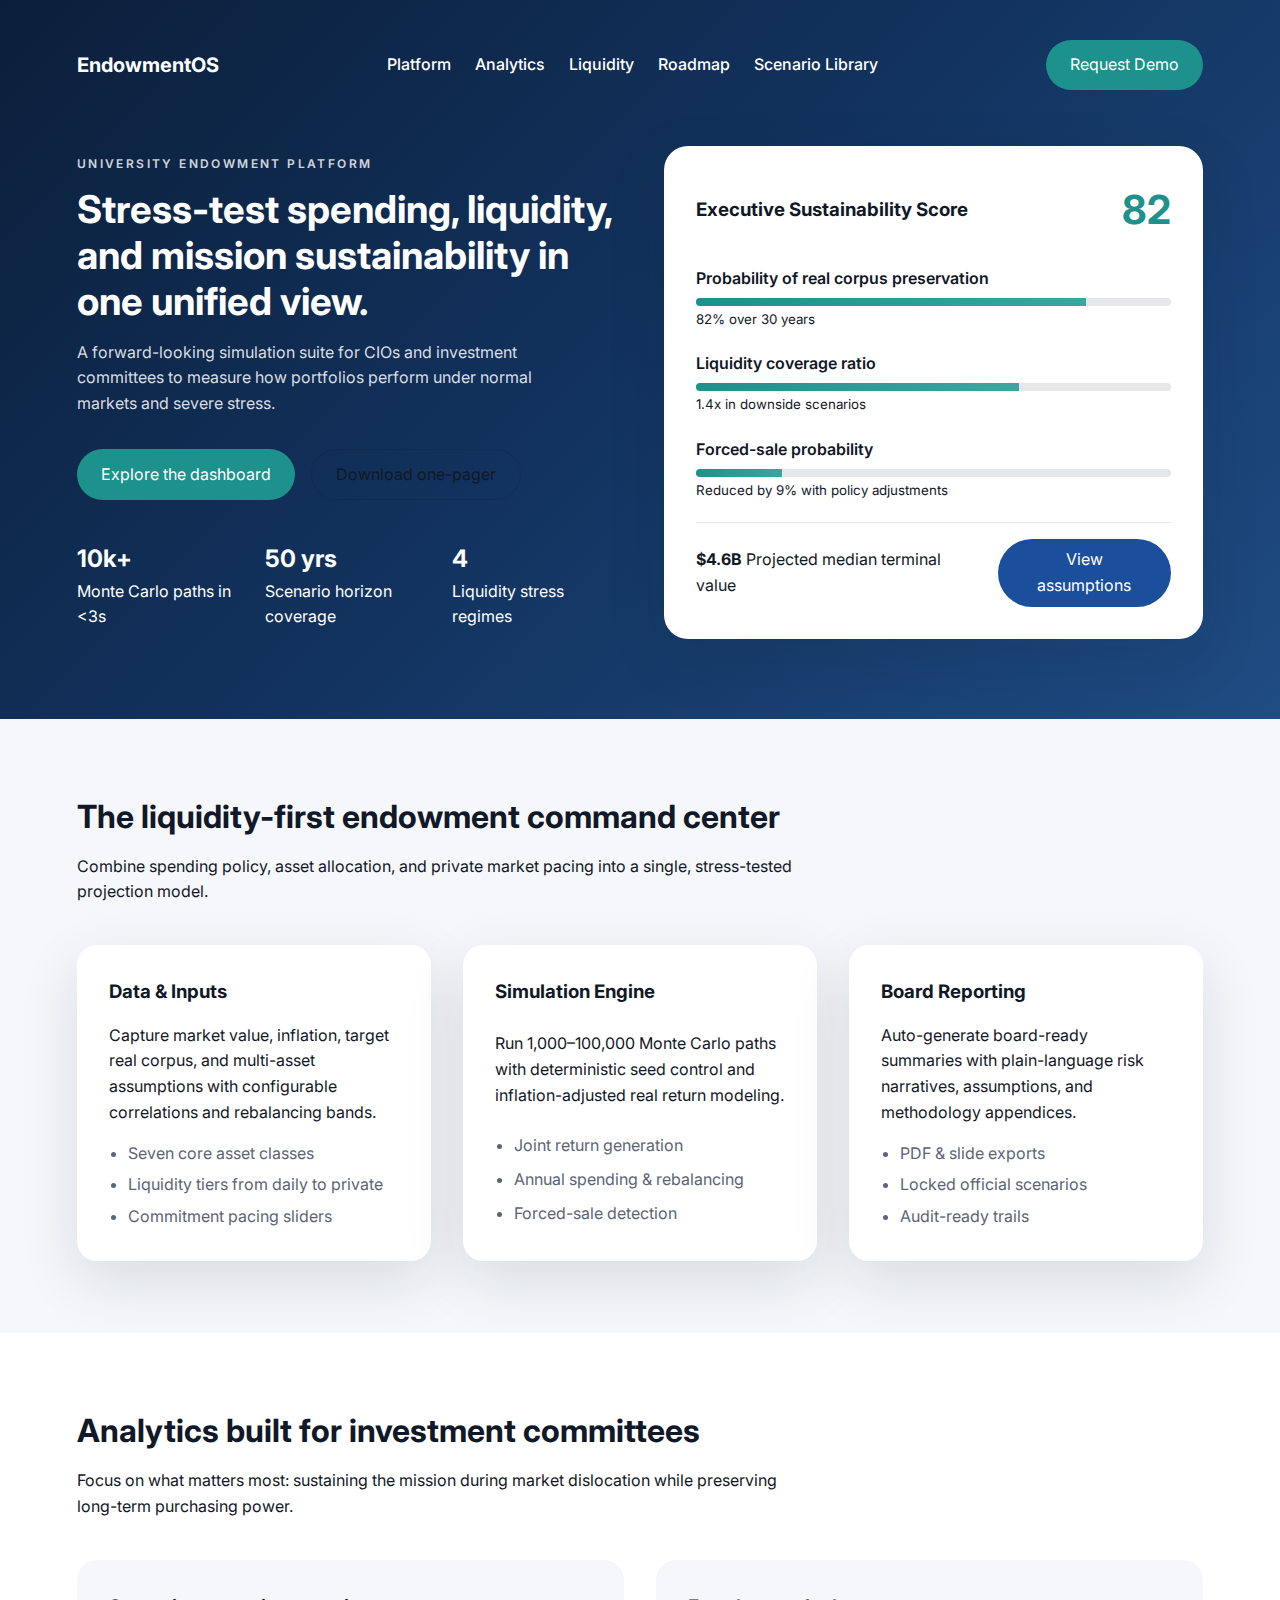
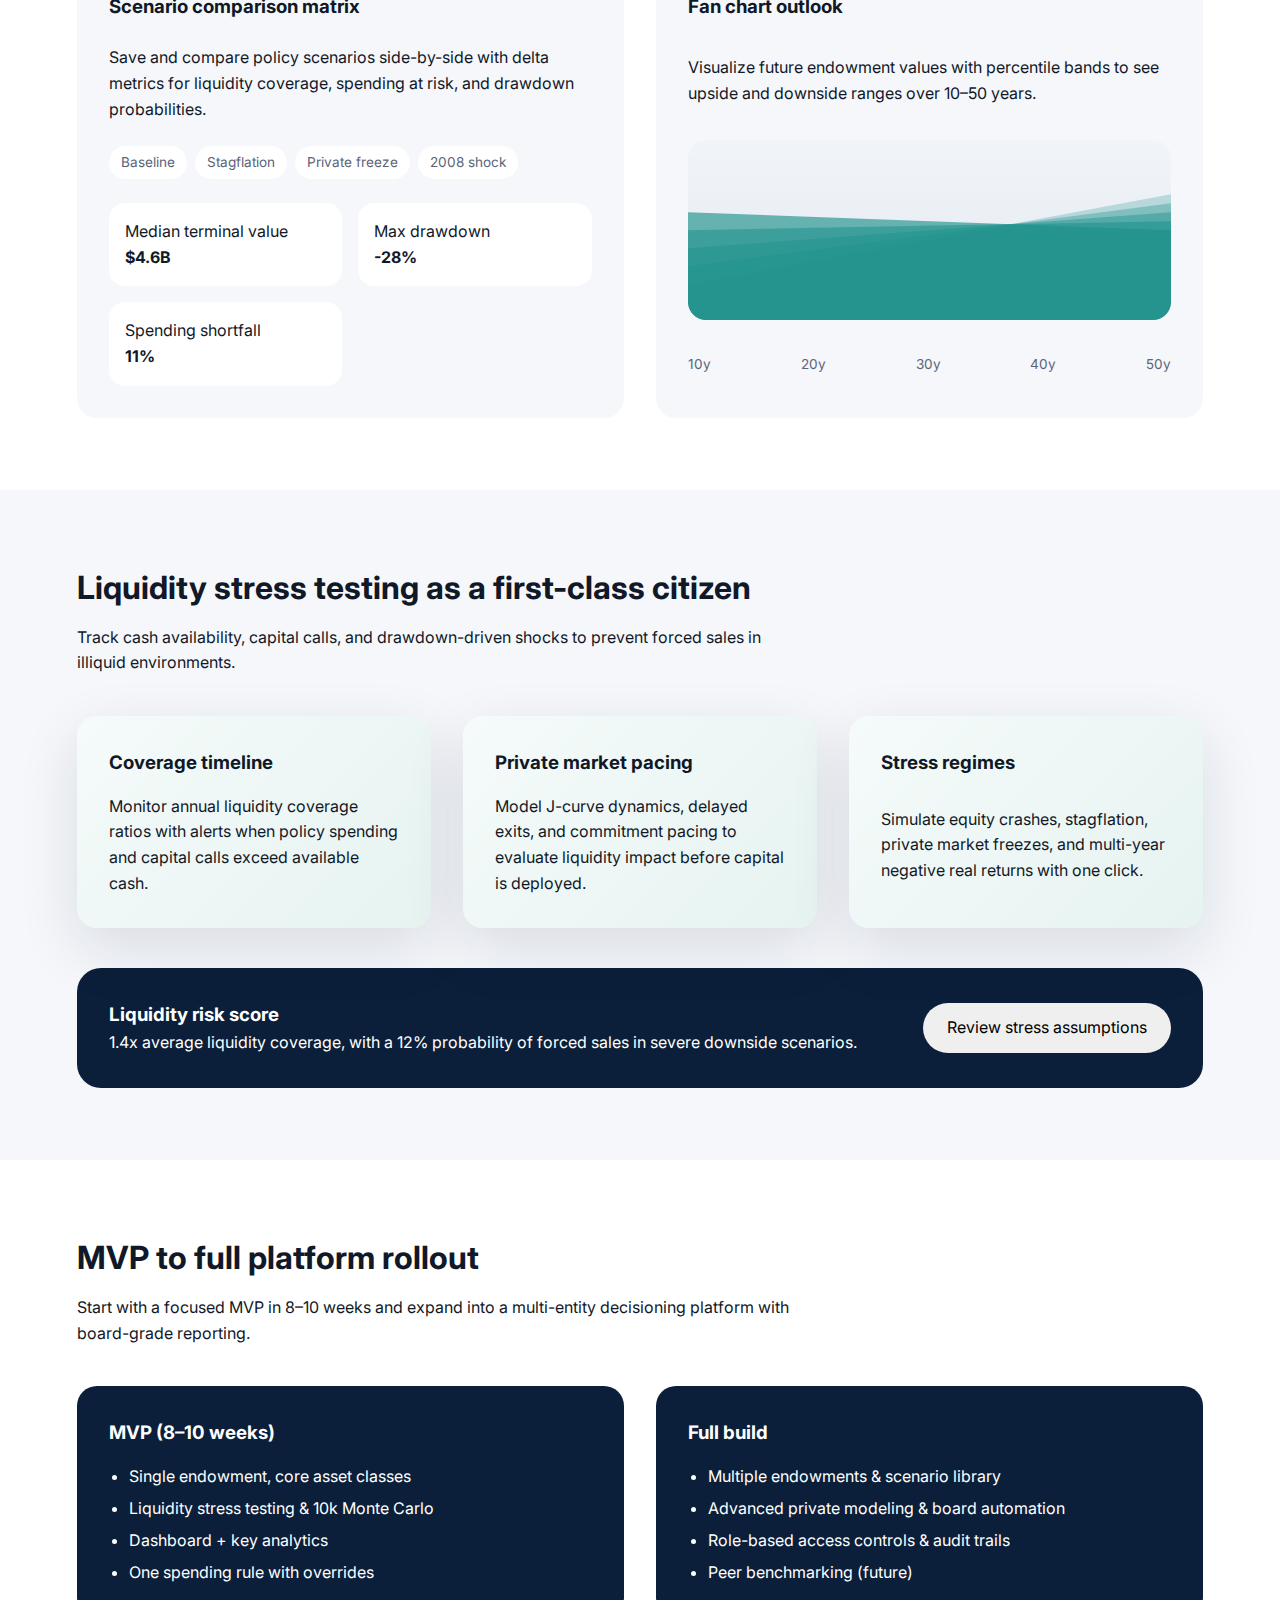
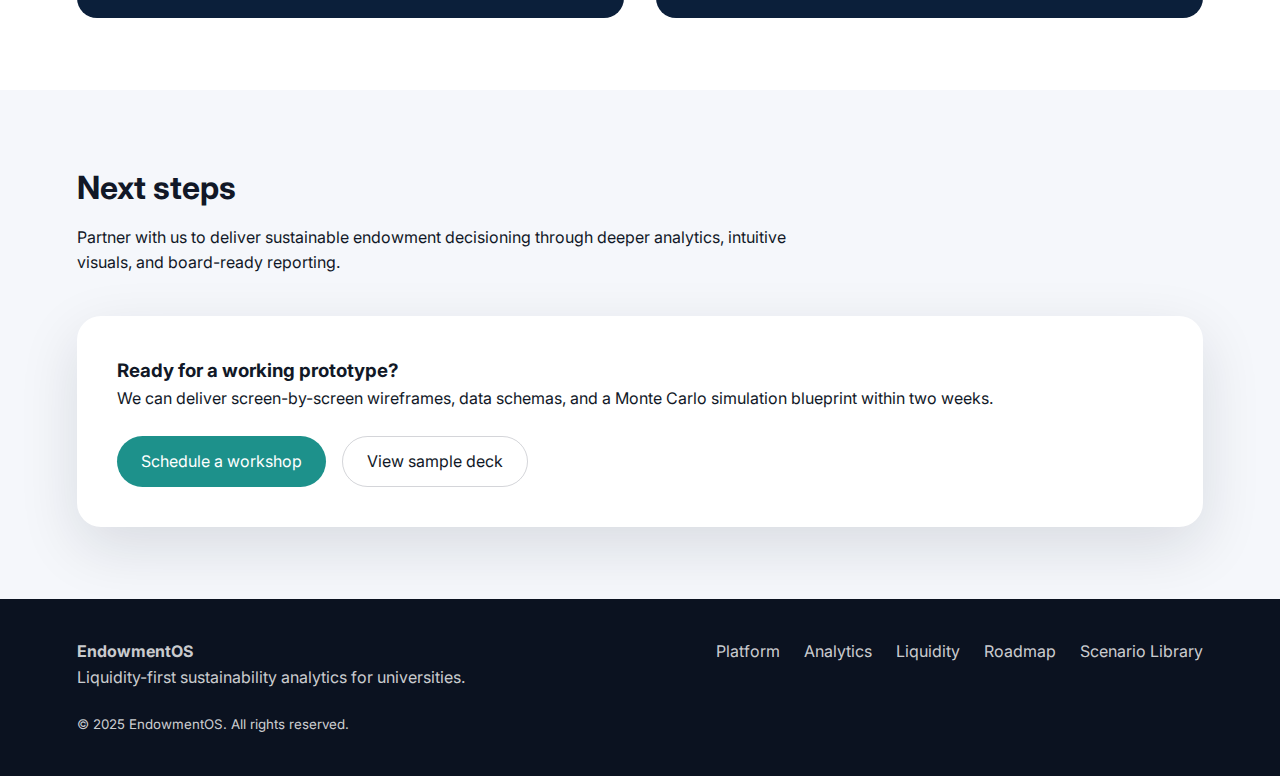
<file: index.html>
<!doctype html>
<html lang="en">
  <head>
    <meta charset="UTF-8" />
    <meta name="viewport" content="width=device-width, initial-scale=1" />
    <title>Endowment Sustainability & Liquidity Platform</title>
    <link rel="stylesheet" href="styles.css" />
    <link rel="preconnect" href="https://fonts.googleapis.com" />
    <link rel="preconnect" href="https://fonts.gstatic.com" crossorigin />
    <link
      href="https://fonts.googleapis.com/css2?family=Inter:wght@300;400;500;600;700&display=swap"
      rel="stylesheet"
    />
  </head>
  <body>
    <header class="site-header">
      <nav class="nav">
        <div class="logo">EndowmentOS</div>
        <div class="nav-links">
          <a href="#platform">Platform</a>
          <a href="#analytics">Analytics</a>
          <a href="#liquidity">Liquidity</a>
          <a href="#roadmap">Roadmap</a>
          <a href="scenario-library.html">Scenario Library</a>
        </div>
        <button class="nav-cta">Request Demo</button>
      </nav>
      <section class="hero">
        <div class="hero-content">
          <p class="eyebrow">University Endowment Platform</p>
          <h1>
            Stress-test spending, liquidity, and mission sustainability in one
            unified view.
          </h1>
          <p class="subhead">
            A forward-looking simulation suite for CIOs and investment committees
            to measure how portfolios perform under normal markets and severe
            stress.
          </p>
          <div class="hero-actions">
            <button class="primary">Explore the dashboard</button>
            <button class="secondary">Download one-pager</button>
          </div>
          <div class="hero-stats">
            <div>
              <span>10k+</span>
              <p>Monte Carlo paths in &lt;3s</p>
            </div>
            <div>
              <span>50 yrs</span>
              <p>Scenario horizon coverage</p>
            </div>
            <div>
              <span>4</span>
              <p>Liquidity stress regimes</p>
            </div>
          </div>
        </div>
        <div class="hero-card">
          <div class="card-header">
            <h3>Executive Sustainability Score</h3>
            <span class="score">82</span>
          </div>
          <div class="card-body">
            <div class="metric">
              <p>Probability of real corpus preservation</p>
              <div class="bar">
                <span style="width: 82%"></span>
              </div>
              <small>82% over 30 years</small>
            </div>
            <div class="metric">
              <p>Liquidity coverage ratio</p>
              <div class="bar">
                <span style="width: 68%"></span>
              </div>
              <small>1.4x in downside scenarios</small>
            </div>
            <div class="metric">
              <p>Forced-sale probability</p>
              <div class="bar">
                <span style="width: 18%"></span>
              </div>
              <small>Reduced by 9% with policy adjustments</small>
            </div>
          </div>
          <div class="card-footer">
            <div>
              <strong>$4.6B</strong>
              <span>Projected median terminal value</span>
            </div>
            <button>View assumptions</button>
          </div>
        </div>
      </section>
    </header>

    <main>
      <section id="platform" class="section">
        <div class="section-header">
          <h2>The liquidity-first endowment command center</h2>
          <p>
            Combine spending policy, asset allocation, and private market pacing
            into a single, stress-tested projection model.
          </p>
        </div>
        <div class="grid three">
          <article class="feature-card">
            <h3>Data & Inputs</h3>
            <p>
              Capture market value, inflation, target real corpus, and
              multi-asset assumptions with configurable correlations and
              rebalancing bands.
            </p>
            <ul>
              <li>Seven core asset classes</li>
              <li>Liquidity tiers from daily to private</li>
              <li>Commitment pacing sliders</li>
            </ul>
          </article>
          <article class="feature-card">
            <h3>Simulation Engine</h3>
            <p>
              Run 1,000–100,000 Monte Carlo paths with deterministic seed control
              and inflation-adjusted real return modeling.
            </p>
            <ul>
              <li>Joint return generation</li>
              <li>Annual spending & rebalancing</li>
              <li>Forced-sale detection</li>
            </ul>
          </article>
          <article class="feature-card">
            <h3>Board Reporting</h3>
            <p>
              Auto-generate board-ready summaries with plain-language risk
              narratives, assumptions, and methodology appendices.
            </p>
            <ul>
              <li>PDF & slide exports</li>
              <li>Locked official scenarios</li>
              <li>Audit-ready trails</li>
            </ul>
          </article>
        </div>
      </section>

      <section id="analytics" class="section alt">
        <div class="section-header">
          <h2>Analytics built for investment committees</h2>
          <p>
            Focus on what matters most: sustaining the mission during market
            dislocation while preserving long-term purchasing power.
          </p>
        </div>
        <div class="grid two">
          <div class="panel">
            <h3>Scenario comparison matrix</h3>
            <p>
              Save and compare policy scenarios side-by-side with delta metrics
              for liquidity coverage, spending at risk, and drawdown
              probabilities.
            </p>
            <div class="tag-row">
              <span>Baseline</span>
              <span>Stagflation</span>
              <span>Private freeze</span>
              <span>2008 shock</span>
            </div>
            <div class="table">
              <div>
                <p>Median terminal value</p>
                <strong>$4.6B</strong>
              </div>
              <div>
                <p>Max drawdown</p>
                <strong>-28%</strong>
              </div>
              <div>
                <p>Spending shortfall</p>
                <strong>11%</strong>
              </div>
            </div>
          </div>
          <div class="panel">
            <h3>Fan chart outlook</h3>
            <p>
              Visualize future endowment values with percentile bands to see
              upside and downside ranges over 10–50 years.
            </p>
            <div class="fan-chart">
              <div class="band band-1"></div>
              <div class="band band-2"></div>
              <div class="band band-3"></div>
              <div class="band band-4"></div>
              <div class="band band-5"></div>
            </div>
            <div class="fan-labels">
              <span>10y</span>
              <span>20y</span>
              <span>30y</span>
              <span>40y</span>
              <span>50y</span>
            </div>
          </div>
        </div>
      </section>

      <section id="liquidity" class="section">
        <div class="section-header">
          <h2>Liquidity stress testing as a first-class citizen</h2>
          <p>
            Track cash availability, capital calls, and drawdown-driven shocks to
            prevent forced sales in illiquid environments.
          </p>
        </div>
        <div class="grid three">
          <article class="feature-card accent">
            <h3>Coverage timeline</h3>
            <p>
              Monitor annual liquidity coverage ratios with alerts when policy
              spending and capital calls exceed available cash.
            </p>
          </article>
          <article class="feature-card accent">
            <h3>Private market pacing</h3>
            <p>
              Model J-curve dynamics, delayed exits, and commitment pacing to
              evaluate liquidity impact before capital is deployed.
            </p>
          </article>
          <article class="feature-card accent">
            <h3>Stress regimes</h3>
            <p>
              Simulate equity crashes, stagflation, private market freezes, and
              multi-year negative real returns with one click.
            </p>
          </article>
        </div>
        <div class="callout">
          <div>
            <h3>Liquidity risk score</h3>
            <p>
              1.4x average liquidity coverage, with a 12% probability of forced
              sales in severe downside scenarios.
            </p>
          </div>
          <button>Review stress assumptions</button>
        </div>
      </section>

      <section id="roadmap" class="section alt">
        <div class="section-header">
          <h2>MVP to full platform rollout</h2>
          <p>
            Start with a focused MVP in 8–10 weeks and expand into a multi-entity
            decisioning platform with board-grade reporting.
          </p>
        </div>
        <div class="grid two">
          <div class="roadmap-card">
            <h3>MVP (8–10 weeks)</h3>
            <ul>
              <li>Single endowment, core asset classes</li>
              <li>Liquidity stress testing & 10k Monte Carlo</li>
              <li>Dashboard + key analytics</li>
              <li>One spending rule with overrides</li>
            </ul>
          </div>
          <div class="roadmap-card">
            <h3>Full build</h3>
            <ul>
              <li>Multiple endowments & scenario library</li>
              <li>Advanced private modeling & board automation</li>
              <li>Role-based access controls & audit trails</li>
              <li>Peer benchmarking (future)</li>
            </ul>
          </div>
        </div>
      </section>

      <section class="section">
        <div class="section-header">
          <h2>Next steps</h2>
          <p>
            Partner with us to deliver sustainable endowment decisioning through
            deeper analytics, intuitive visuals, and board-ready reporting.
          </p>
        </div>
        <div class="cta-panel">
          <div>
            <h3>Ready for a working prototype?</h3>
            <p>
              We can deliver screen-by-screen wireframes, data schemas, and a
              Monte Carlo simulation blueprint within two weeks.
            </p>
          </div>
          <div class="cta-actions">
            <button class="primary">Schedule a workshop</button>
            <button class="secondary">View sample deck</button>
          </div>
        </div>
      </section>
    </main>

    <footer class="site-footer">
      <div>
        <strong>EndowmentOS</strong>
        <p>Liquidity-first sustainability analytics for universities.</p>
      </div>
      <div class="footer-links">
        <a href="#platform">Platform</a>
        <a href="#analytics">Analytics</a>
        <a href="#liquidity">Liquidity</a>
        <a href="#roadmap">Roadmap</a>
        <a href="scenario-library.html">Scenario Library</a>
      </div>
      <small>© 2025 EndowmentOS. All rights reserved.</small>
    </footer>
  </body>
</html>
</file>
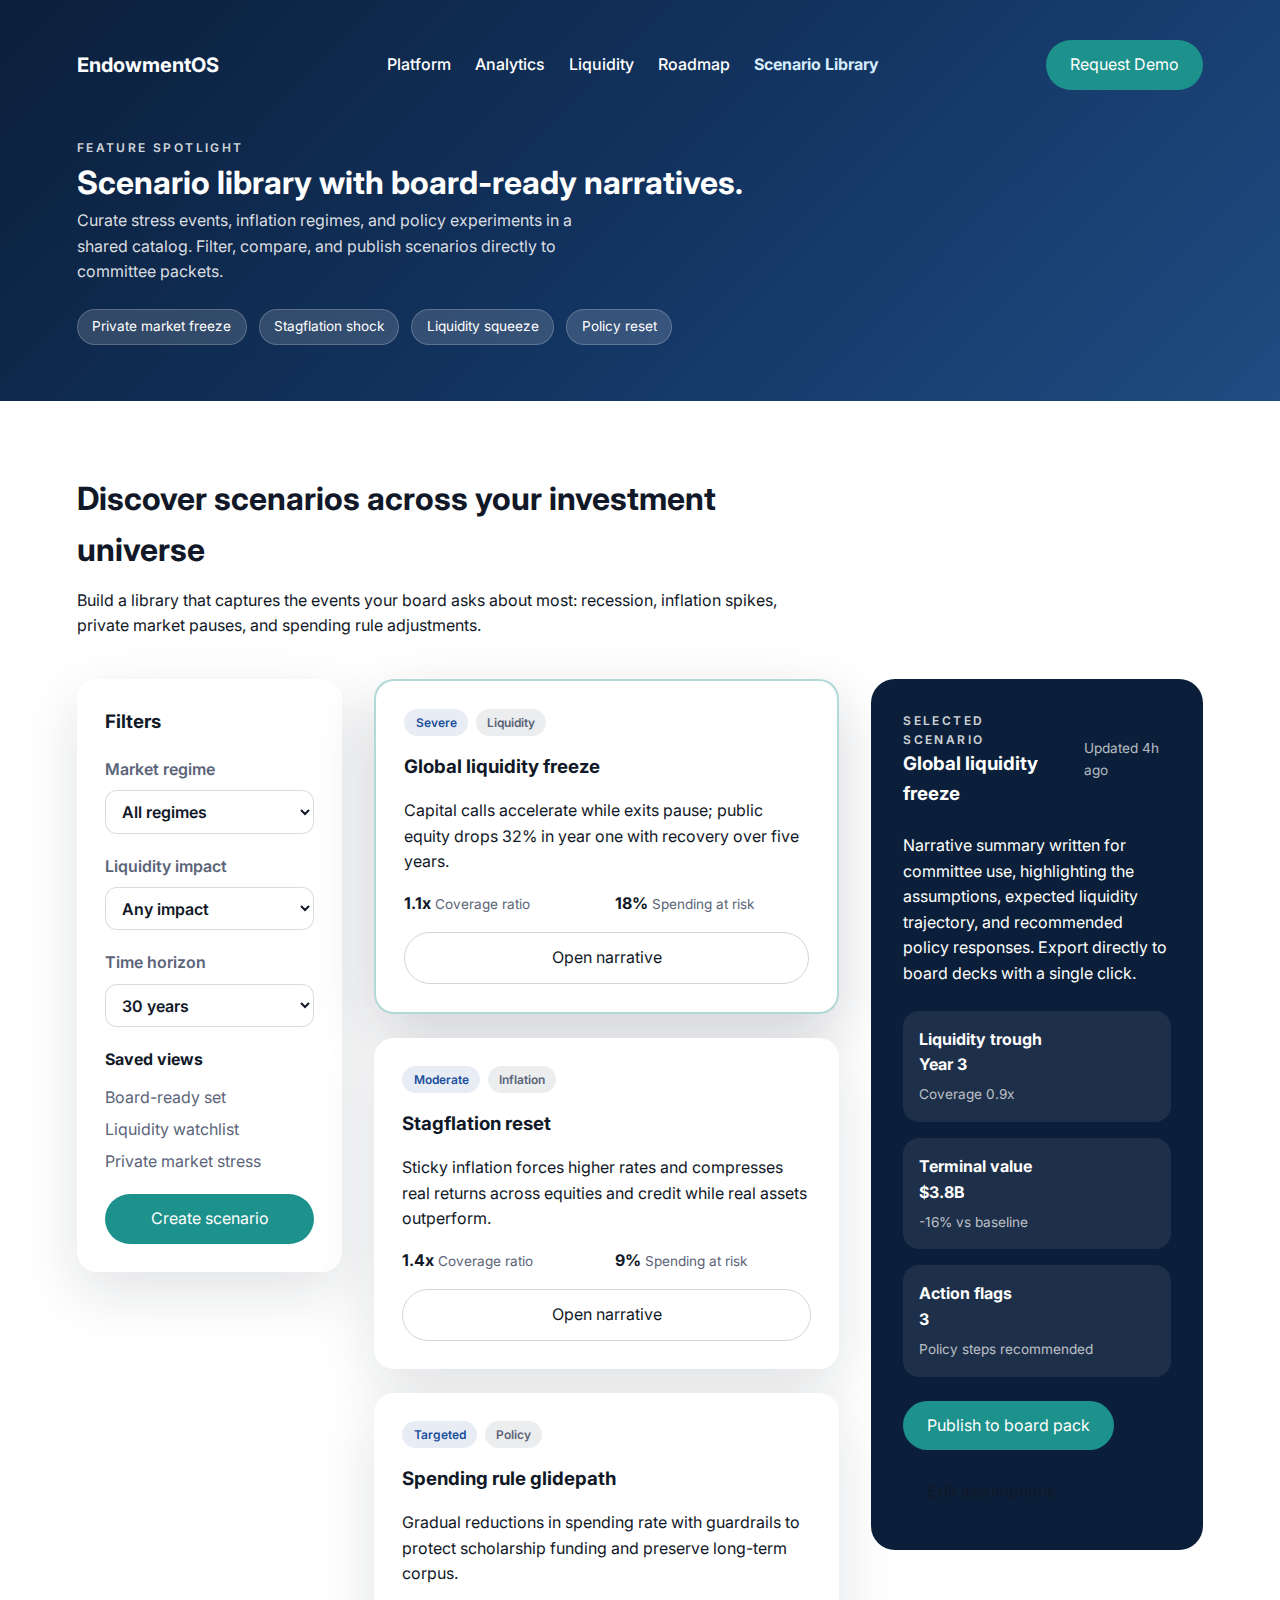
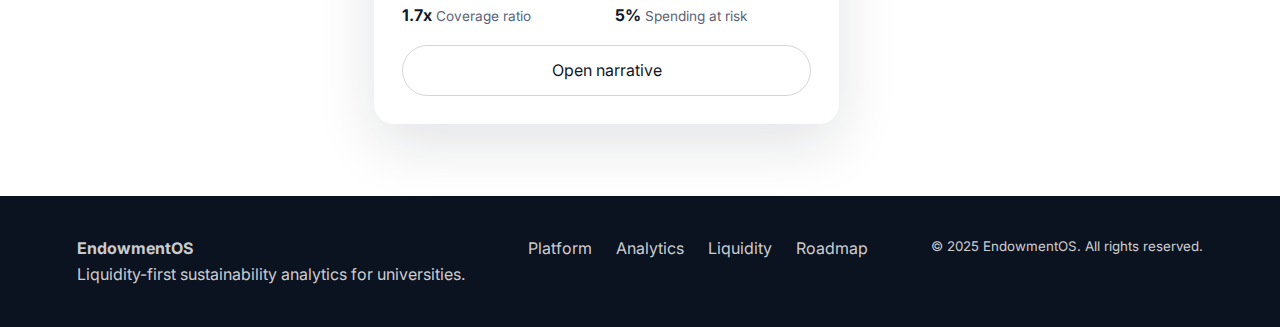
<file: scenario-library.html>
<!doctype html>
<html lang="en">
  <head>
    <meta charset="UTF-8" />
    <meta name="viewport" content="width=device-width, initial-scale=1" />
    <title>Scenario Library | EndowmentOS</title>
    <link rel="stylesheet" href="styles.css" />
    <link rel="preconnect" href="https://fonts.googleapis.com" />
    <link rel="preconnect" href="https://fonts.gstatic.com" crossorigin />
    <link
      href="https://fonts.googleapis.com/css2?family=Inter:wght@300;400;500;600;700&display=swap"
      rel="stylesheet"
    />
  </head>
  <body class="subpage">
    <header class="site-header subpage-header">
      <nav class="nav">
        <div class="logo">EndowmentOS</div>
        <div class="nav-links">
          <a href="index.html#platform">Platform</a>
          <a href="index.html#analytics">Analytics</a>
          <a href="index.html#liquidity">Liquidity</a>
          <a href="index.html#roadmap">Roadmap</a>
          <a class="active" href="scenario-library.html">Scenario Library</a>
        </div>
        <button class="nav-cta">Request Demo</button>
      </nav>
      <section class="page-hero">
        <div>
          <p class="eyebrow">Feature Spotlight</p>
          <h1>Scenario library with board-ready narratives.</h1>
          <p class="subhead">
            Curate stress events, inflation regimes, and policy experiments in a
            shared catalog. Filter, compare, and publish scenarios directly to
            committee packets.
          </p>
        </div>
        <div class="hero-chip-group">
          <span>Private market freeze</span>
          <span>Stagflation shock</span>
          <span>Liquidity squeeze</span>
          <span>Policy reset</span>
        </div>
      </section>
    </header>

    <main>
      <section class="section alt">
        <div class="section-header">
          <h2>Discover scenarios across your investment universe</h2>
          <p>
            Build a library that captures the events your board asks about most:
            recession, inflation spikes, private market pauses, and spending
            rule adjustments.
          </p>
        </div>
        <div class="scenario-layout">
          <aside class="scenario-filters">
            <h3>Filters</h3>
            <label>
              Market regime
              <select>
                <option>All regimes</option>
                <option>Disinflation</option>
                <option>Stagflation</option>
                <option>Recession</option>
                <option>Expansion</option>
              </select>
            </label>
            <label>
              Liquidity impact
              <select>
                <option>Any impact</option>
                <option>Low</option>
                <option>Moderate</option>
                <option>Severe</option>
              </select>
            </label>
            <label>
              Time horizon
              <select>
                <option>10 years</option>
                <option>20 years</option>
                <option selected>30 years</option>
                <option>50 years</option>
              </select>
            </label>
            <div class="filter-summary">
              <h4>Saved views</h4>
              <ul>
                <li>Board-ready set</li>
                <li>Liquidity watchlist</li>
                <li>Private market stress</li>
              </ul>
            </div>
            <button class="primary" id="create-scenario">Create scenario</button>
          </aside>

          <div class="scenario-list">
            <article
              class="scenario-card is-active"
              data-status="Updated 4h ago"
              data-narrative="Narrative summary written for committee use, highlighting the assumptions, expected liquidity trajectory, and recommended policy responses. Export directly to board decks with a single click."
              data-metrics='[{"label":"Liquidity trough","value":"Year 3","note":"Coverage 0.9x"},{"label":"Terminal value","value":"$3.8B","note":"-16% vs baseline"},{"label":"Action flags","value":"3","note":"Policy steps recommended"}]'
            >
              <div class="scenario-meta">
                <span class="pill">Severe</span>
                <span class="pill muted">Liquidity</span>
              </div>
              <h3>Global liquidity freeze</h3>
              <p>
                Capital calls accelerate while exits pause; public equity drops
                32% in year one with recovery over five years.
              </p>
              <div class="scenario-stats">
                <div>
                  <strong>1.1x</strong>
                  <span>Coverage ratio</span>
                </div>
                <div>
                  <strong>18%</strong>
                  <span>Spending at risk</span>
                </div>
              </div>
              <button class="secondary" type="button">Open narrative</button>
            </article>

            <article
              class="scenario-card"
              data-status="Updated yesterday"
              data-narrative="Rates stay restrictive while inflation persists, compressing real returns and drawing down liquidity buffers. The recovery stretches across seven years with targeted private market pacing."
              data-metrics='[{"label":"Inflation peak","value":"6.2%","note":"Year 2 CPI"},{"label":"Recovery window","value":"7 years","note":"Real returns normalize"},{"label":"Spending pressure","value":"9%","note":"Shortfall risk"}]'
            >
              <div class="scenario-meta">
                <span class="pill">Moderate</span>
                <span class="pill muted">Inflation</span>
              </div>
              <h3>Stagflation reset</h3>
              <p>
                Sticky inflation forces higher rates and compresses real returns
                across equities and credit while real assets outperform.
              </p>
              <div class="scenario-stats">
                <div>
                  <strong>1.4x</strong>
                  <span>Coverage ratio</span>
                </div>
                <div>
                  <strong>9%</strong>
                  <span>Spending at risk</span>
                </div>
              </div>
              <button class="secondary" type="button">Open narrative</button>
            </article>

            <article
              class="scenario-card"
              data-status="Updated 2d ago"
              data-narrative="A multi-year glidepath trims the spending rate with built-in guardrails. Committee communication focuses on protecting scholarships while preserving long-term purchasing power."
              data-metrics='[{"label":"Glidepath length","value":"5 years","note":"Step-down cadence"},{"label":"Coverage ratio","value":"1.7x","note":"Improved buffer"},{"label":"Policy actions","value":"2","note":"Board approvals"}]'
            >
              <div class="scenario-meta">
                <span class="pill">Targeted</span>
                <span class="pill muted">Policy</span>
              </div>
              <h3>Spending rule glidepath</h3>
              <p>
                Gradual reductions in spending rate with guardrails to protect
                scholarship funding and preserve long-term corpus.
              </p>
              <div class="scenario-stats">
                <div>
                  <strong>1.7x</strong>
                  <span>Coverage ratio</span>
                </div>
                <div>
                  <strong>5%</strong>
                  <span>Spending at risk</span>
                </div>
              </div>
              <button class="secondary" type="button">Open narrative</button>
            </article>
          </div>

          <div class="scenario-detail">
            <div class="detail-header">
              <div>
                <p class="eyebrow">Selected scenario</p>
                <h3 id="detail-title">Global liquidity freeze</h3>
              </div>
              <span class="status" id="detail-status">Updated 4h ago</span>
            </div>
            <div class="detail-body">
              <p id="detail-narrative">
                Narrative summary written for committee use, highlighting the
                assumptions, expected liquidity trajectory, and recommended
                policy responses. Export directly to board decks with a single
                click.
              </p>
              <div class="detail-metrics" id="detail-metrics">
                <div>
                  <h4>Liquidity trough</h4>
                  <strong>Year 3</strong>
                  <span>Coverage 0.9x</span>
                </div>
                <div>
                  <h4>Terminal value</h4>
                  <strong>$3.8B</strong>
                  <span>-16% vs baseline</span>
                </div>
                <div>
                  <h4>Action flags</h4>
                  <strong>3</strong>
                  <span>Policy steps recommended</span>
                </div>
              </div>
              <form class="scenario-form" id="scenario-form">
                <label>
                  Scenario name
                  <input name="title" type="text" placeholder="New scenario" required />
                </label>
                <label>
                  Narrative summary
                  <textarea
                    name="narrative"
                    rows="4"
                    placeholder="Share the board-ready narrative"
                    required
                  ></textarea>
                </label>
                <label>
                  Coverage ratio
                  <input name="coverage" type="text" placeholder="1.3x" />
                </label>
                <label>
                  Spending at risk
                  <input name="spending" type="text" placeholder="12%" />
                </label>
                <div class="detail-actions">
                  <button class="primary" type="submit">Save scenario</button>
                  <button class="secondary" type="button" id="cancel-scenario">
                    Cancel
                  </button>
                </div>
              </form>
            </div>
            <div class="detail-actions">
              <button class="primary">Publish to board pack</button>
              <button class="secondary">Edit assumptions</button>
            </div>
          </div>
        </div>
      </section>
    </main>

    <footer class="site-footer">
      <div>
        <strong>EndowmentOS</strong>
        <p>Liquidity-first sustainability analytics for universities.</p>
      </div>
      <div class="footer-links">
        <a href="index.html#platform">Platform</a>
        <a href="index.html#analytics">Analytics</a>
        <a href="index.html#liquidity">Liquidity</a>
        <a href="index.html#roadmap">Roadmap</a>
      </div>
      <small>© 2025 EndowmentOS. All rights reserved.</small>
    </footer>
    <script>
      const getScenarioCards = () =>
        Array.from(document.querySelectorAll(".scenario-card"));
      const detailTitle = document.getElementById("detail-title");
      const detailStatus = document.getElementById("detail-status");
      const detailNarrative = document.getElementById("detail-narrative");
      const detailMetrics = document.getElementById("detail-metrics");
      const createScenarioButton = document.getElementById("create-scenario");
      const scenarioForm = document.getElementById("scenario-form");
      const cancelScenarioButton = document.getElementById("cancel-scenario");
      const scenarioList = document.querySelector(".scenario-list");

      const renderMetrics = (metrics) => {
        detailMetrics.innerHTML = "";
        metrics.forEach((metric) => {
          const metricCard = document.createElement("div");
          metricCard.innerHTML = `
            <h4>${metric.label}</h4>
            <strong>${metric.value}</strong>
            <span>${metric.note}</span>
          `;
          detailMetrics.appendChild(metricCard);
        });
      };

      const selectScenario = (card) => {
        getScenarioCards().forEach((item) => item.classList.remove("is-active"));
        card.classList.add("is-active");
        detailTitle.textContent = card.querySelector("h3").textContent;
        detailStatus.textContent = card.dataset.status;
        detailNarrative.textContent = card.dataset.narrative;
        renderMetrics(JSON.parse(card.dataset.metrics));
        scenarioForm.classList.remove("is-visible");
      };

      getScenarioCards().forEach((card) => {
        card.addEventListener("click", () => selectScenario(card));
        const button = card.querySelector("button");
        button.addEventListener("click", (event) => {
          event.stopPropagation();
          selectScenario(card);
        });
      });

      createScenarioButton.addEventListener("click", () => {
        scenarioForm.classList.add("is-visible");
        scenarioForm.scrollIntoView({ behavior: "smooth", block: "start" });
      });

      cancelScenarioButton.addEventListener("click", () => {
        scenarioForm.reset();
        scenarioForm.classList.remove("is-visible");
      });

      scenarioForm.addEventListener("submit", (event) => {
        event.preventDefault();
        const formData = new FormData(scenarioForm);
        const title = formData.get("title");
        const narrative = formData.get("narrative");
        const coverage = formData.get("coverage") || "1.3x";
        const spending = formData.get("spending") || "12%";
        const metrics = [
          { label: "Coverage ratio", value: coverage, note: "New scenario" },
          { label: "Spending at risk", value: spending, note: "Policy impact" },
          { label: "Review window", value: "Next meeting", note: "Committee check" },
        ];
        const card = document.createElement("article");
        card.className = "scenario-card";
        card.dataset.status = "Drafted just now";
        card.dataset.narrative = narrative;
        card.dataset.metrics = JSON.stringify(metrics);
        card.innerHTML = `
          <div class="scenario-meta">
            <span class="pill">Draft</span>
            <span class="pill muted">Custom</span>
          </div>
          <h3>${title}</h3>
          <p>${narrative}</p>
          <div class="scenario-stats">
            <div>
              <strong>${coverage}</strong>
              <span>Coverage ratio</span>
            </div>
            <div>
              <strong>${spending}</strong>
              <span>Spending at risk</span>
            </div>
          </div>
          <button class="secondary" type="button">Open narrative</button>
        `;
        scenarioList.prepend(card);
        getScenarioCards().forEach((item) => item.classList.remove("is-active"));
        card.addEventListener("click", () => selectScenario(card));
        card.querySelector("button").addEventListener("click", (event) => {
          event.stopPropagation();
          selectScenario(card);
        });
        selectScenario(card);
        scenarioForm.reset();
      });
    </script>
  </body>
</html>
</file>
<file: styles.css>
:root {
  color-scheme: light;
  --navy: #0b1f3a;
  --blue: #1b4f9c;
  --teal: #1d918b;
  --sky: #d6ecff;
  --slate: #f5f7fb;
  --ink: #111827;
  --muted: #5b6478;
  --white: #ffffff;
  --shadow: 0 20px 60px rgba(15, 23, 42, 0.12);
}

* {
  box-sizing: border-box;
  margin: 0;
  padding: 0;
}

body {
  font-family: "Inter", system-ui, sans-serif;
  color: var(--ink);
  background: var(--slate);
  line-height: 1.6;
}

a {
  color: inherit;
  text-decoration: none;
}

button {
  font: inherit;
  border: none;
  padding: 0.75rem 1.5rem;
  border-radius: 999px;
  cursor: pointer;
}

.nav-cta,
.primary {
  background: var(--teal);
  color: var(--white);
}

.secondary {
  background: transparent;
  border: 1px solid rgba(15, 23, 42, 0.18);
  color: var(--ink);
}

.site-header {
  background: linear-gradient(135deg, var(--navy), #12335f 50%, #1f4c83);
  color: var(--white);
  padding: 2.5rem 6vw 5rem;
}

.nav {
  display: flex;
  align-items: center;
  justify-content: space-between;
  gap: 1.5rem;
}

.nav-links {
  display: flex;
  gap: 1.5rem;
  font-weight: 500;
}

.logo {
  font-weight: 700;
  font-size: 1.25rem;
}

.hero {
  display: grid;
  grid-template-columns: repeat(auto-fit, minmax(280px, 1fr));
  gap: 3rem;
  margin-top: 3.5rem;
  align-items: center;
}

.hero-content h1 {
  font-size: clamp(2.4rem, 3vw, 3.4rem);
  line-height: 1.2;
  margin: 0.75rem 0 1rem;
}

.eyebrow {
  text-transform: uppercase;
  letter-spacing: 0.2em;
  font-size: 0.75rem;
  font-weight: 600;
  opacity: 0.8;
}

.subhead {
  max-width: 32rem;
  color: rgba(255, 255, 255, 0.85);
}

.hero-actions {
  display: flex;
  flex-wrap: wrap;
  gap: 1rem;
  margin: 2rem 0 2.5rem;
}

.hero-stats {
  display: grid;
  grid-template-columns: repeat(auto-fit, minmax(140px, 1fr));
  gap: 1.5rem;
}

.hero-stats span {
  font-size: 1.5rem;
  font-weight: 700;
}

.hero-card {
  background: var(--white);
  color: var(--ink);
  padding: 2rem;
  border-radius: 24px;
  box-shadow: var(--shadow);
}

.card-header {
  display: flex;
  align-items: center;
  justify-content: space-between;
  margin-bottom: 1.5rem;
}

.score {
  font-size: 2.5rem;
  font-weight: 700;
  color: var(--teal);
}

.metric {
  margin-bottom: 1.25rem;
}

.metric p {
  font-weight: 600;
  margin-bottom: 0.4rem;
}

.bar {
  height: 8px;
  background: #e5e7eb;
  border-radius: 999px;
  overflow: hidden;
}

.bar span {
  display: block;
  height: 100%;
  background: linear-gradient(90deg, var(--teal), #3aa6a0);
}

.card-footer {
  display: flex;
  align-items: center;
  justify-content: space-between;
  gap: 1rem;
  border-top: 1px solid #e5e7eb;
  padding-top: 1rem;
}

.card-footer button {
  background: var(--blue);
  color: var(--white);
  padding: 0.5rem 1.25rem;
}

.section {
  padding: 4.5rem 6vw;
}

.section.alt {
  background: var(--white);
}

.section-header {
  max-width: 720px;
  margin-bottom: 2.5rem;
}

.section-header h2 {
  font-size: clamp(2rem, 2.5vw, 2.6rem);
  margin-bottom: 0.75rem;
}

.grid {
  display: grid;
  gap: 2rem;
}

.grid.two {
  grid-template-columns: repeat(auto-fit, minmax(280px, 1fr));
}

.grid.three {
  grid-template-columns: repeat(auto-fit, minmax(220px, 1fr));
}

.feature-card {
  background: var(--white);
  border-radius: 20px;
  padding: 2rem;
  box-shadow: var(--shadow);
  display: grid;
  gap: 1rem;
}

.feature-card ul {
  padding-left: 1.2rem;
  color: var(--muted);
  display: grid;
  gap: 0.35rem;
}

.feature-card.accent {
  background: linear-gradient(135deg, #f5fbfa, #e6f3f1);
}

.panel {
  background: var(--slate);
  border-radius: 20px;
  padding: 2rem;
  display: grid;
  gap: 1.5rem;
}

.tag-row {
  display: flex;
  flex-wrap: wrap;
  gap: 0.5rem;
}

.tag-row span {
  background: var(--white);
  padding: 0.35rem 0.75rem;
  border-radius: 999px;
  font-size: 0.85rem;
  color: var(--muted);
}

.table {
  display: grid;
  grid-template-columns: repeat(auto-fit, minmax(160px, 1fr));
  gap: 1rem;
}

.table div {
  background: var(--white);
  border-radius: 16px;
  padding: 1rem;
}

.fan-chart {
  position: relative;
  height: 180px;
  border-radius: 18px;
  overflow: hidden;
  background: linear-gradient(180deg, #f1f5f9, #e2e8f0);
}

.fan-chart .band {
  position: absolute;
  inset: 0;
  border-radius: 18px;
}

.band-1 {
  background: rgba(29, 145, 139, 0.25);
  clip-path: polygon(0 80%, 100% 30%, 100% 100%, 0% 100%);
}

.band-2 {
  background: rgba(29, 145, 139, 0.35);
  clip-path: polygon(0 70%, 100% 35%, 100% 100%, 0% 100%);
}

.band-3 {
  background: rgba(29, 145, 139, 0.45);
  clip-path: polygon(0 60%, 100% 40%, 100% 100%, 0% 100%);
}

.band-4 {
  background: rgba(29, 145, 139, 0.55);
  clip-path: polygon(0 50%, 100% 45%, 100% 100%, 0% 100%);
}

.band-5 {
  background: rgba(29, 145, 139, 0.65);
  clip-path: polygon(0 40%, 100% 50%, 100% 100%, 0% 100%);
}

.fan-labels {
  display: flex;
  justify-content: space-between;
  font-size: 0.85rem;
  color: var(--muted);
}

.callout {
  margin-top: 2.5rem;
  background: var(--navy);
  color: var(--white);
  padding: 2rem;
  border-radius: 24px;
  display: flex;
  align-items: center;
  justify-content: space-between;
  gap: 1.5rem;
}

.roadmap-card {
  background: var(--navy);
  color: var(--white);
  border-radius: 20px;
  padding: 2rem;
}

.roadmap-card ul {
  padding-left: 1.25rem;
  margin-top: 1rem;
  display: grid;
  gap: 0.4rem;
}

.cta-panel {
  background: var(--white);
  border-radius: 24px;
  padding: 2.5rem;
  box-shadow: var(--shadow);
  display: flex;
  flex-wrap: wrap;
  align-items: center;
  justify-content: space-between;
  gap: 1.5rem;
}

.cta-actions {
  display: flex;
  gap: 1rem;
}

.site-footer {
  background: #0b1220;
  color: rgba(255, 255, 255, 0.8);
  padding: 2.5rem 6vw;
  display: flex;
  flex-wrap: wrap;
  justify-content: space-between;
  gap: 1.5rem;
}

.footer-links {
  display: flex;
  gap: 1.5rem;
}

.subpage {
  background: var(--slate);
}

.subpage-header {
  padding-bottom: 3.5rem;
}

.nav-links .active {
  color: var(--sky);
  font-weight: 700;
}

.page-hero {
  margin-top: 3rem;
  display: grid;
  gap: 1.5rem;
}

.hero-chip-group {
  display: flex;
  flex-wrap: wrap;
  gap: 0.75rem;
}

.hero-chip-group span {
  background: rgba(255, 255, 255, 0.15);
  border: 1px solid rgba(255, 255, 255, 0.2);
  padding: 0.4rem 0.9rem;
  border-radius: 999px;
  font-size: 0.85rem;
}

.scenario-layout {
  display: grid;
  grid-template-columns: minmax(220px, 0.8fr) 1.4fr 1fr;
  gap: 2rem;
  align-items: start;
}

.scenario-filters {
  background: var(--white);
  border-radius: 20px;
  padding: 1.75rem;
  box-shadow: var(--shadow);
  display: grid;
  gap: 1.25rem;
}

.scenario-filters label {
  display: grid;
  gap: 0.5rem;
  font-weight: 600;
  color: var(--muted);
}

.scenario-filters select {
  padding: 0.6rem 0.75rem;
  border-radius: 12px;
  border: 1px solid rgba(15, 23, 42, 0.15);
  font: inherit;
  color: var(--ink);
  background: var(--white);
}

.filter-summary ul {
  list-style: none;
  display: grid;
  gap: 0.4rem;
  color: var(--muted);
  margin-top: 0.75rem;
}

.scenario-list {
  display: grid;
  gap: 1.5rem;
}

.scenario-card {
  background: var(--white);
  border-radius: 20px;
  padding: 1.75rem;
  box-shadow: var(--shadow);
  display: grid;
  gap: 1rem;
}

.scenario-card.is-active {
  border: 2px solid rgba(29, 145, 139, 0.35);
  box-shadow: 0 24px 60px rgba(15, 23, 42, 0.18);
}

.scenario-meta {
  display: flex;
  gap: 0.5rem;
}

.pill {
  background: rgba(27, 79, 156, 0.1);
  color: var(--blue);
  padding: 0.25rem 0.7rem;
  border-radius: 999px;
  font-size: 0.75rem;
  font-weight: 600;
}

.pill.muted {
  background: rgba(15, 23, 42, 0.08);
  color: var(--muted);
}

.scenario-stats {
  display: grid;
  grid-template-columns: repeat(auto-fit, minmax(140px, 1fr));
  gap: 1rem;
}

.scenario-stats span {
  color: var(--muted);
  font-size: 0.85rem;
}

.scenario-detail {
  background: var(--navy);
  color: var(--white);
  border-radius: 24px;
  padding: 2rem;
  display: grid;
  gap: 1.5rem;
}

.detail-header {
  display: flex;
  justify-content: space-between;
  align-items: center;
  gap: 1rem;
}

.status {
  font-size: 0.85rem;
  color: rgba(255, 255, 255, 0.7);
}

.detail-body {
  display: grid;
  gap: 1.5rem;
}

.detail-metrics {
  display: grid;
  gap: 1rem;
}

.detail-metrics div {
  background: rgba(255, 255, 255, 0.08);
  padding: 1rem;
  border-radius: 16px;
}

.detail-metrics span {
  display: block;
  margin-top: 0.4rem;
  color: rgba(255, 255, 255, 0.7);
  font-size: 0.85rem;
}

.detail-actions {
  display: flex;
  flex-wrap: wrap;
  gap: 1rem;
}

.scenario-form {
  display: none;
  gap: 1rem;
  margin-top: 1.5rem;
  background: rgba(255, 255, 255, 0.08);
  padding: 1.5rem;
  border-radius: 20px;
}

.scenario-form.is-visible {
  display: grid;
}

.scenario-form label {
  display: grid;
  gap: 0.5rem;
  font-weight: 600;
}

.scenario-form input,
.scenario-form textarea {
  padding: 0.65rem 0.8rem;
  border-radius: 12px;
  border: 1px solid rgba(255, 255, 255, 0.2);
  background: rgba(11, 31, 58, 0.4);
  color: var(--white);
  font: inherit;
}

.scenario-form input::placeholder,
.scenario-form textarea::placeholder {
  color: rgba(255, 255, 255, 0.6);
}

@media (max-width: 720px) {
  .nav {
    flex-direction: column;
    align-items: flex-start;
  }

  .nav-links {
    flex-wrap: wrap;
  }

  .callout {
    flex-direction: column;
    align-items: flex-start;
  }

  .cta-actions {
    flex-direction: column;
    width: 100%;
  }

  .scenario-layout {
    grid-template-columns: 1fr;
  }

  .detail-header {
    flex-direction: column;
    align-items: flex-start;
  }
}
</file>
